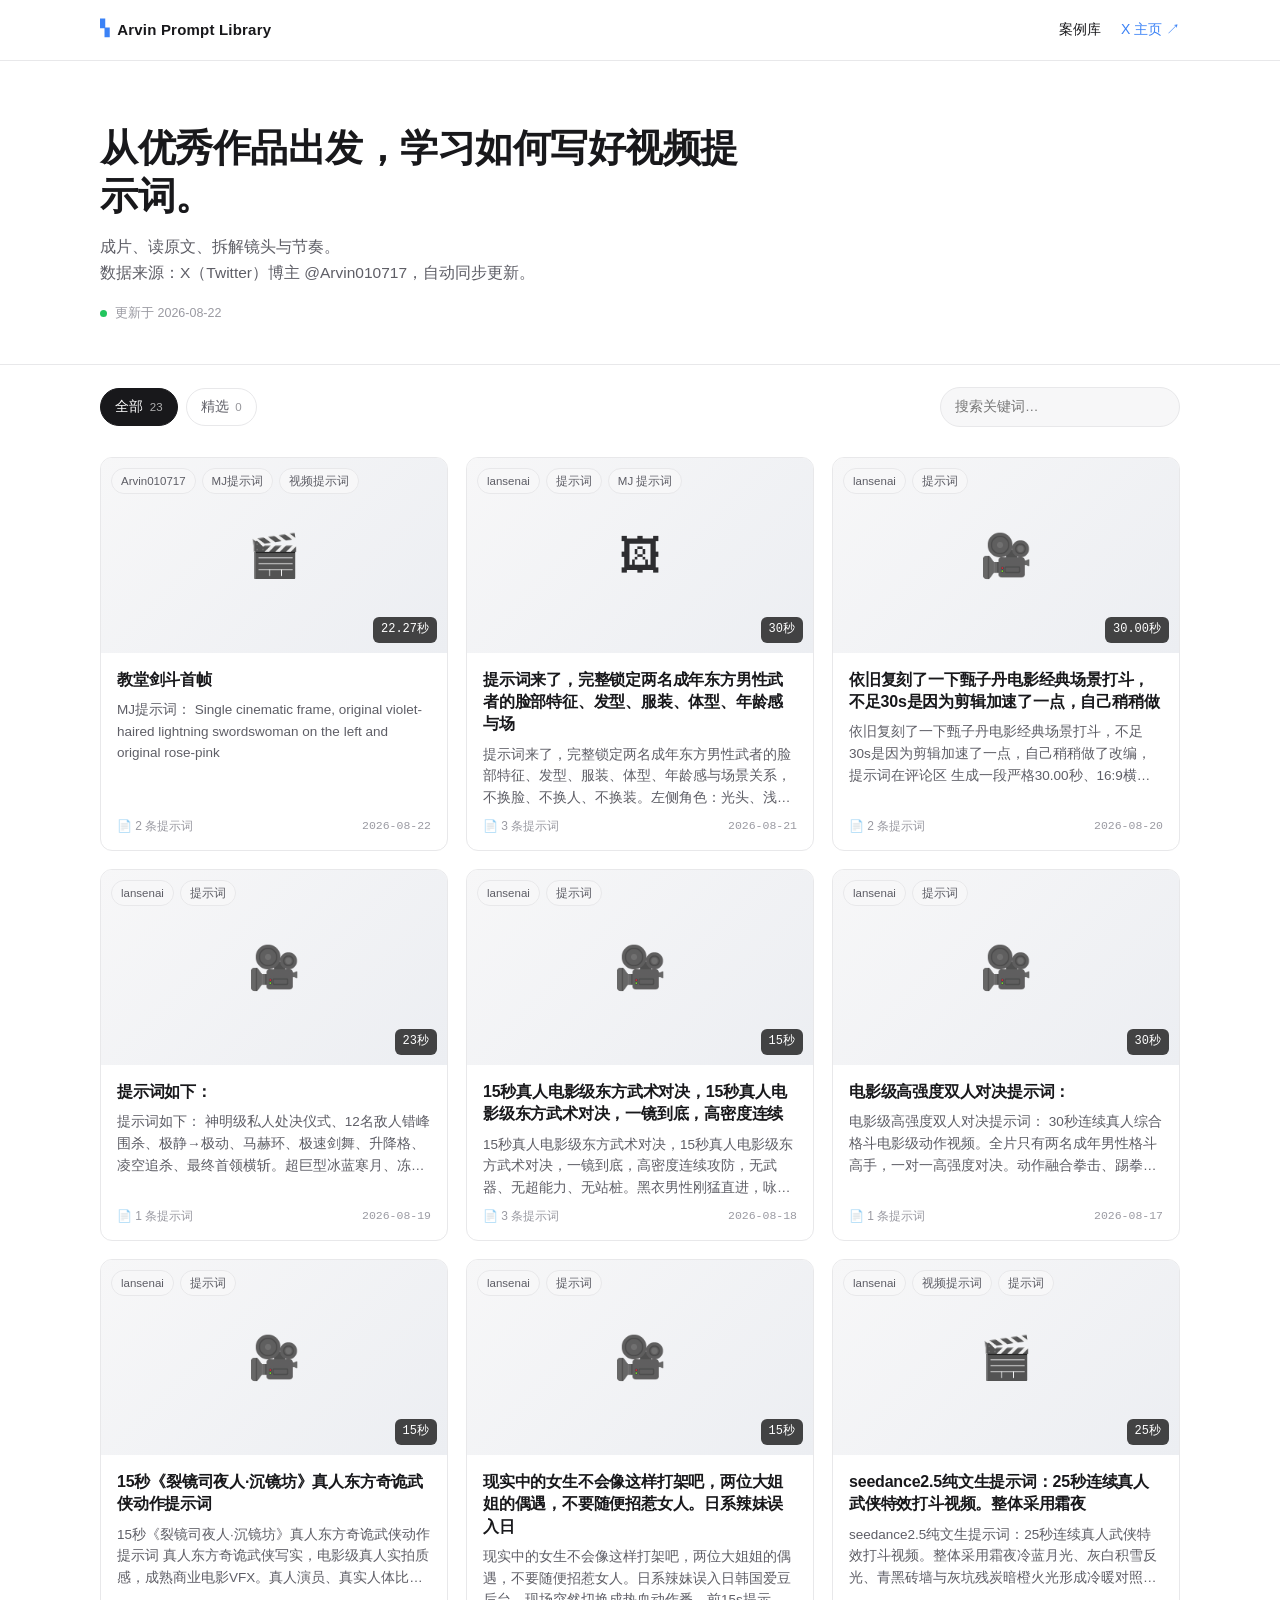
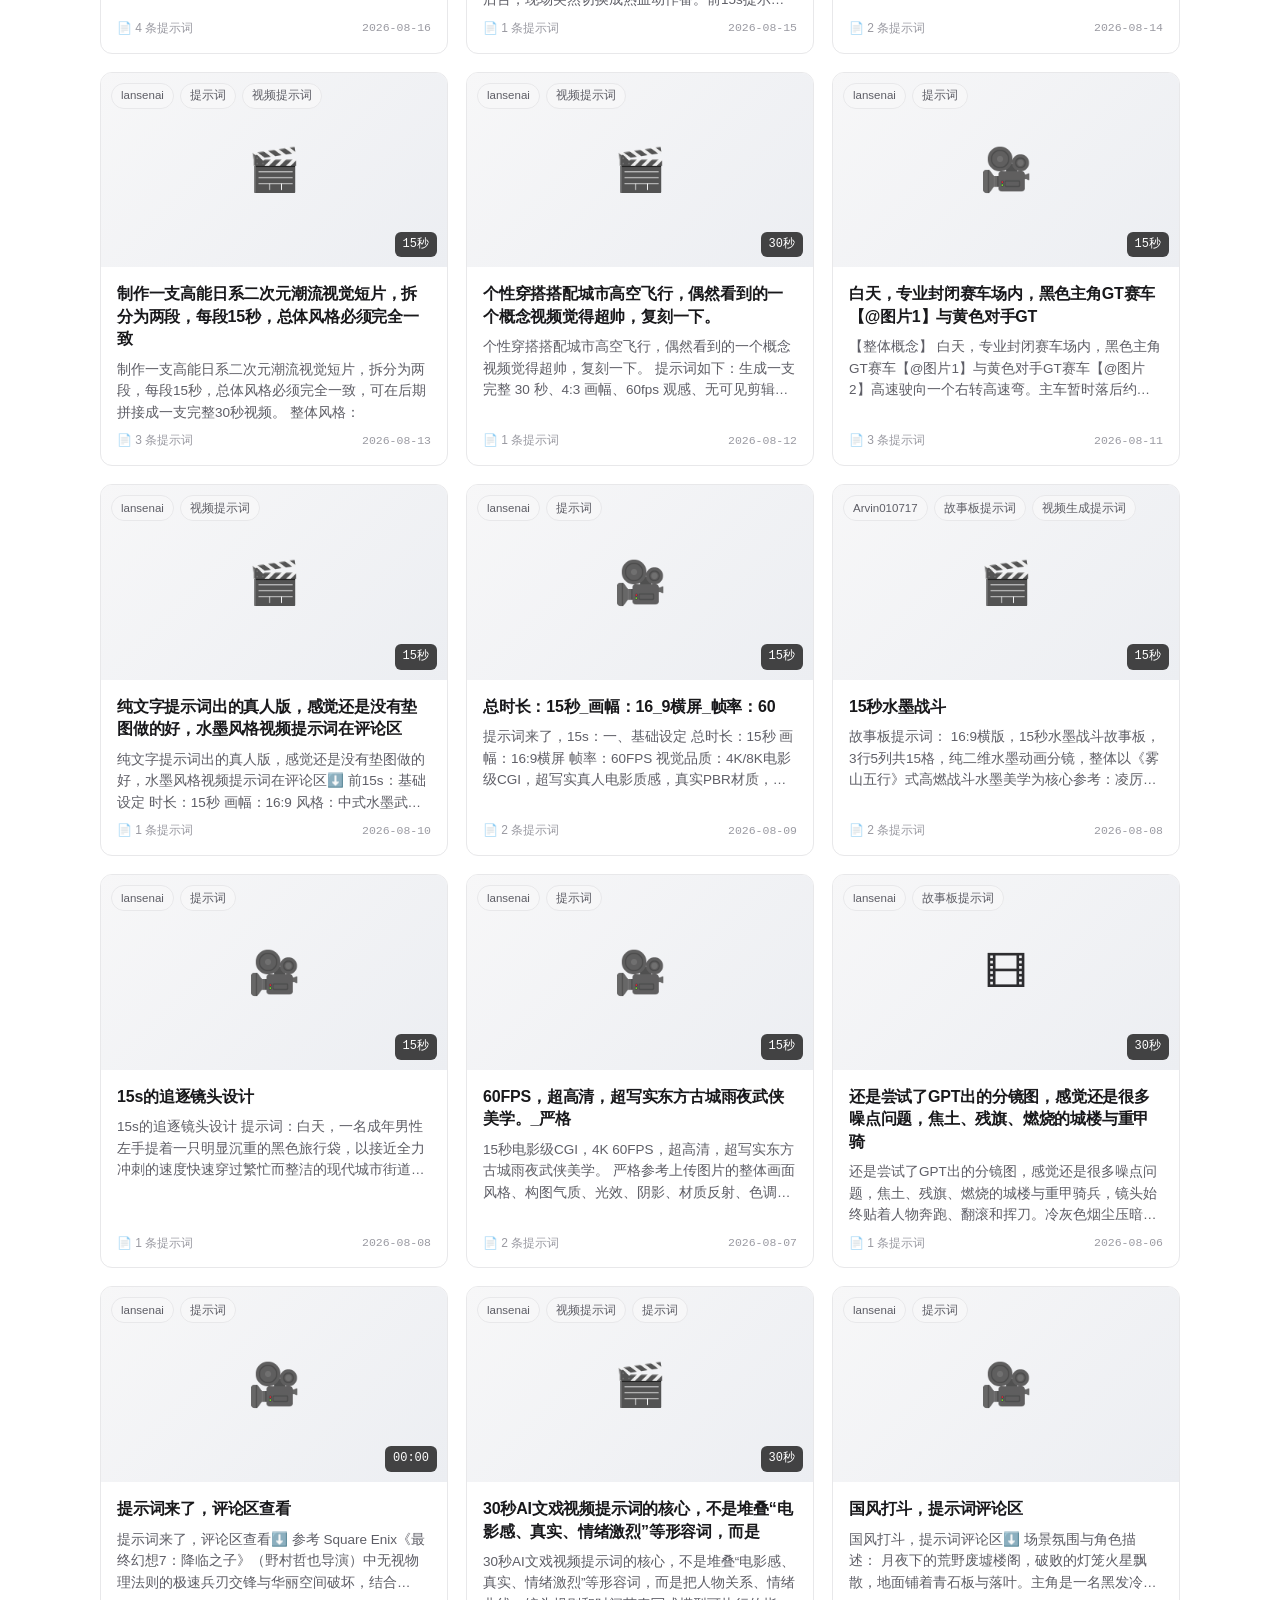
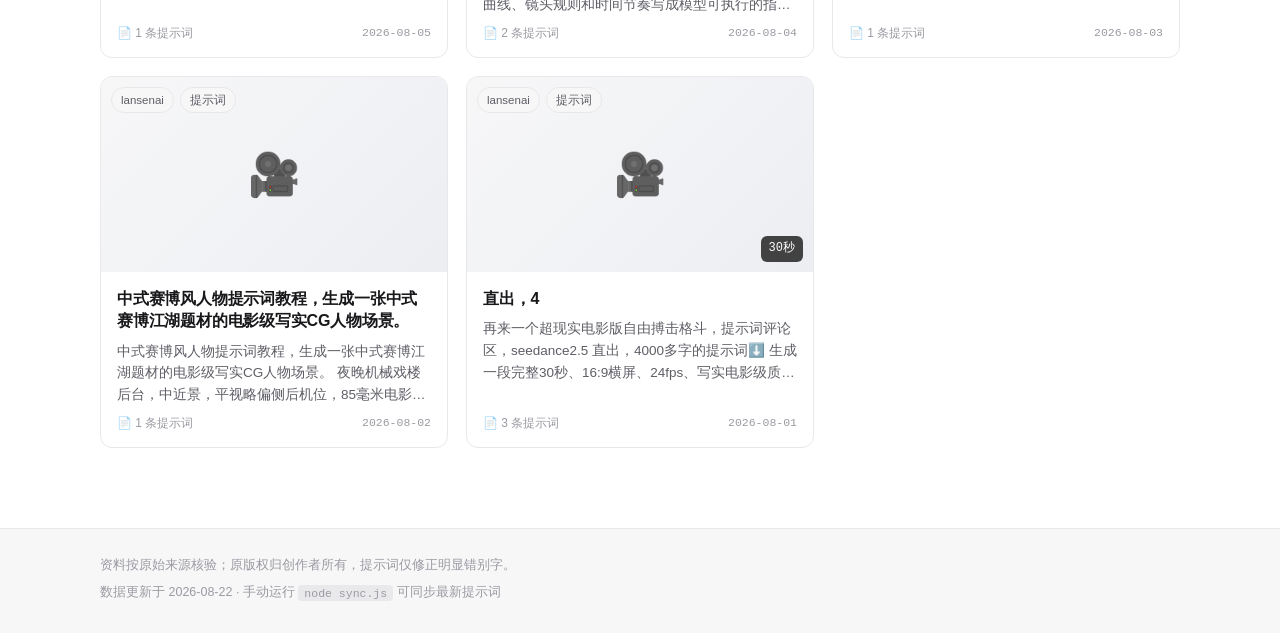
<file: index.html>
<!DOCTYPE html>
<html lang="zh-CN">
<head>
  <meta charset="UTF-8">
  <meta name="viewport" content="width=device-width, initial-scale=1.0">
  <title>Arvin010717 提示词库 · 视频生成提示词</title>
  <meta name="description" content="博主 @Arvin010717 的视频生成提示词案例库，含故事板、视频提示词、MJ 首帧提示词。">
  <link rel="stylesheet" href="style.css">
</head>
<body>
  <header class="site-header">
    <div class="container">
      <a class="brand" href="./index.html">
        <span class="brand-mark">▚</span>
        <span class="brand-name">Arvin Prompt Library</span>
      </a>
      <nav class="nav">
        <a href="./index.html" class="active">案例库</a>
        <a href="https://x.com/Arvin010717" target="_blank" rel="noopener">X 主页 ↗</a>
      </nav>
    </div>
  </header>

  <main>
    <section class="hero">
      <div class="container">
        <h1>从优秀作品出发，学习如何写好视频提示词。</h1>
        <p class="hero-sub">成片、读原文、拆解镜头与节奏。<br>数据来源：X（Twitter）博主 @Arvin010717，自动同步更新。</p>
        <div class="meta-line">
          <span id="update-info">更新中…</span>
        </div>
      </div>
    </section>

    <section class="toolbar container">
      <div class="filters" id="filters">
        <button class="filter-btn active" data-filter="all">全部 <span class="count" id="count-all">0</span></button>
        <button class="filter-btn" data-filter="featured">精选 <span class="count" id="count-featured">0</span></button>
      </div>
      <div class="search-box">
        <input type="search" id="search" placeholder="搜索关键词…" autocomplete="off">
      </div>
    </section>

    <section class="cases container">
      <div class="case-grid" id="case-grid">
        <!-- 卡片由 JS 渲染 -->
      </div>
      <div class="empty-state" id="empty-state" hidden>
        <p>没有找到匹配的案例。</p>
      </div>
    </section>
  </main>

  <footer class="site-footer">
    <div class="container">
      <p>资料按原始来源核验；原版权归创作者所有，提示词仅修正明显错别字。</p>
      <p class="footer-meta">数据更新于 <span id="footer-updated">—</span> · 手动运行 <code>node sync.js</code> 可同步最新提示词</p>
    </div>
  </footer>

  <script src="app.js"></script>
</body>
</html>
</file>
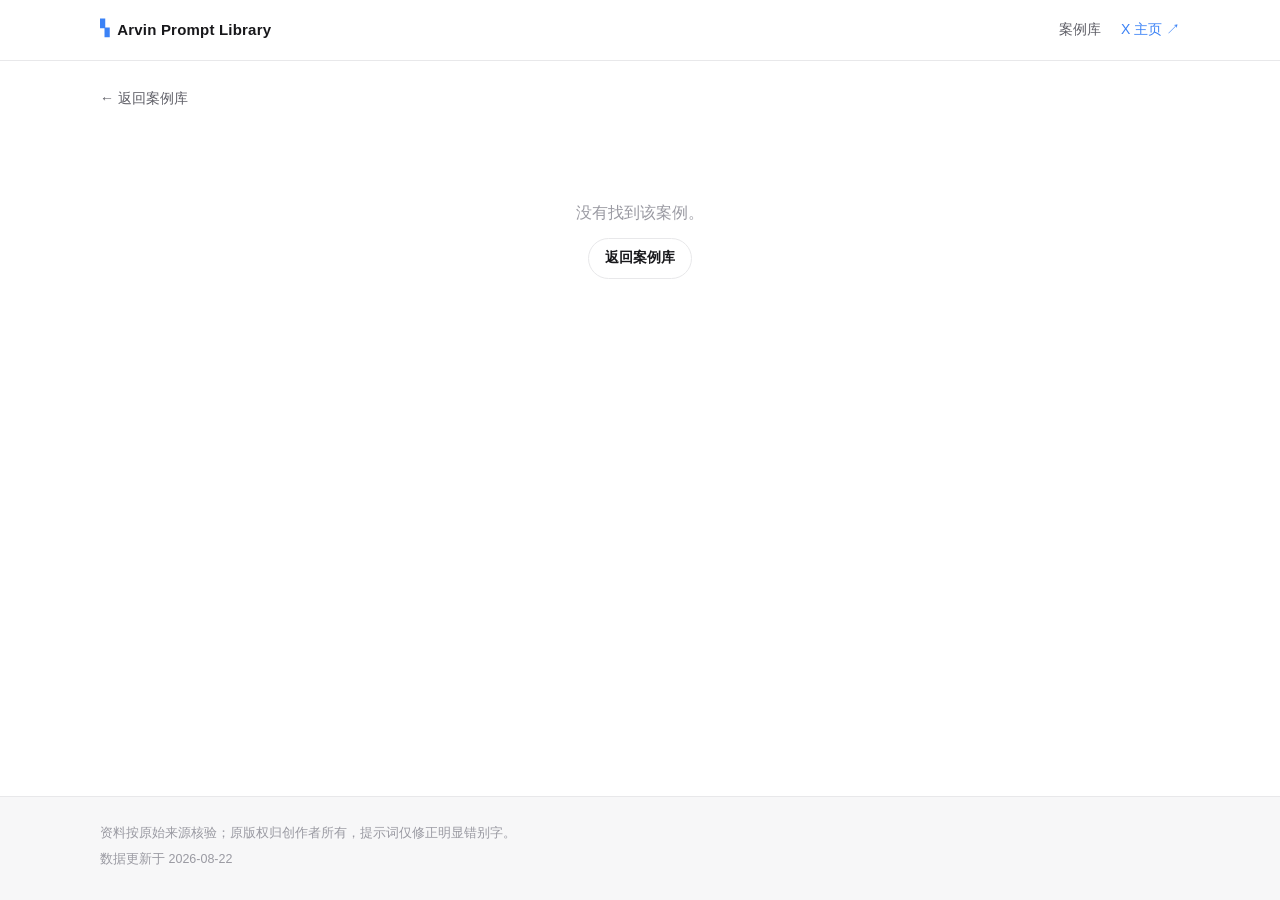
<file: detail.html>
<!DOCTYPE html>
<html lang="zh-CN">
<head>
  <meta charset="UTF-8">
  <meta name="viewport" content="width=device-width, initial-scale=1.0">
  <title>案例 · Arvin010717 提示词库</title>
  <meta name="description" content="视频生成提示词详情。">
  <link rel="stylesheet" href="style.css">
</head>
<body>
  <header class="site-header">
    <div class="container">
      <a class="brand" href="./index.html">
        <span class="brand-mark">▚</span>
        <span class="brand-name">Arvin Prompt Library</span>
      </a>
      <nav class="nav">
        <a href="./index.html">案例库</a>
        <a href="https://x.com/Arvin010717" target="_blank" rel="noopener">X 主页 ↗</a>
      </nav>
    </div>
  </header>

  <main>
    <div class="container">
      <a class="back-link" href="./index.html">← 返回案例库</a>
    </div>

    <div id="detail-root" class="container">
      <!-- 详情由 JS 渲染 -->
    </div>
  </main>

  <footer class="site-footer">
    <div class="container">
      <p>资料按原始来源核验；原版权归创作者所有，提示词仅修正明显错别字。</p>
      <p class="footer-meta">数据更新于 <span id="footer-updated">—</span></p>
    </div>
  </footer>

  <script src="app.js"></script>
</body>
</html>
</file>
<file: style.css>
/* ============ 简洁白底风格 ============ */
:root {
  --bg: #ffffff;
  --bg-soft: #f7f7f8;
  --border: #e8e8ea;
  --text: #18181b;
  --text-2: #5e5e66;
  --text-3: #9a9aa2;
  --accent: #3b82f6;
  --accent-soft: #eff6ff;
  --radius: 12px;
  --shadow: 0 1px 3px rgba(0,0,0,.04), 0 4px 14px rgba(0,0,0,.05);
  --container: 1080px;
  --font: -apple-system, BlinkMacSystemFont, "Segoe UI", "PingFang SC", "Hiragino Sans GB", "Microsoft YaHei", sans-serif;
  --mono: ui-monospace, SFMono-Regular, "SF Mono", Menlo, Consolas, monospace;
}

* { margin: 0; padding: 0; box-sizing: border-box; }
html { -webkit-text-size-adjust: 100%; }
body {
  font-family: var(--font);
  background: var(--bg);
  color: var(--text);
  line-height: 1.65;
  min-height: 100vh;
  display: flex;
  flex-direction: column;
}
.container { width: min(var(--container), calc(100% - 2.5rem)); margin: 0 auto; }
a { color: inherit; text-decoration: none; }

/* ============ 头部 ============ */
.site-header {
  position: sticky;
  top: 0;
  z-index: 50;
  background: rgba(255,255,255,.86);
  backdrop-filter: blur(12px);
  -webkit-backdrop-filter: blur(12px);
  border-bottom: 1px solid var(--border);
}
.site-header .container {
  display: flex;
  align-items: center;
  justify-content: space-between;
  height: 60px;
}
.brand { display: flex; align-items: center; gap: 8px; font-weight: 700; font-size: 15px; letter-spacing: .2px; }
.brand-mark { color: var(--accent); font-size: 18px; }
.brand-name { color: var(--text); }
.nav { display: flex; gap: 20px; font-size: 14px; }
.nav a { color: var(--text-2); transition: color .15s; }
.nav a.active, .nav a:hover { color: var(--text); }
.nav a:last-of-type { color: var(--accent); }

/* ============ Hero ============ */
.hero { padding: 64px 0 40px; border-bottom: 1px solid var(--border); background: var(--bg); }
.hero h1 { font-size: clamp(24px, 4.3vw, 38px); font-weight: 800; line-height: 1.25; letter-spacing: -.5px; max-width: 640px; }
.hero-sub { margin-top: 14px; color: var(--text-2); font-size: 15.5px; max-width: 560px; }
.meta-line { margin-top: 18px; font-size: 12.5px; color: var(--text-3); display: flex; align-items: center; gap: 8px; }
.meta-line::before { content: ""; width: 7px; height: 7px; border-radius: 50%; background: #22c55e; display: inline-block; }

/* ============ 工具条 ============ */
.toolbar { display: flex; align-items: center; justify-content: space-between; gap: 16px; padding: 22px 0 4px; flex-wrap: wrap; }
.filters { display: flex; gap: 8px; }
.filter-btn {
  font: inherit; font-size: 13.5px; font-weight: 500;
  padding: 7px 14px; border-radius: 999px;
  border: 1px solid var(--border); background: var(--bg);
  color: var(--text-2); cursor: pointer; transition: all .15s;
}
.filter-btn:hover { border-color: #d4d4d8; color: var(--text); }
.filter-btn.active { background: var(--text); color: #fff; border-color: var(--text); }
.count { font-size: 11.5px; opacity: .65; margin-left: 3px; }
.search-box input {
  font: inherit; font-size: 13.5px;
  width: 240px; max-width: 100%;
  padding: 8px 14px; border-radius: 999px;
  border: 1px solid var(--border); background: var(--bg-soft);
  outline: none; transition: border .15s, background .15s;
}
.search-box input:focus { border-color: var(--accent); background: #fff; }

/* ============ 卡片网格 ============ */
.cases { padding: 26px 0 80px; }
.case-grid { display: grid; grid-template-columns: repeat(auto-fill, minmax(300px, 1fr)); gap: 18px; }
.case-card {
  display: flex; flex-direction: column;
  border: 1px solid var(--border); border-radius: var(--radius);
  background: var(--bg); overflow: hidden;
  transition: transform .18s ease, box-shadow .18s ease, border-color .18s;
  cursor: pointer;
}
.case-card:hover { transform: translateY(-3px); box-shadow: var(--shadow); border-color: #d8d8dc; }
.case-card-top { position: relative; aspect-ratio: 16/9; background: linear-gradient(135deg, var(--bg-soft), #eceef2); display: flex; align-items: center; justify-content: center; overflow: hidden; }
.case-card-top .card-glyph { font-size: 42px; opacity: .9; }
.case-card-top .badge-row { position: absolute; top: 10px; left: 10px; display: flex; gap: 6px; flex-wrap: wrap; }
.case-card-top .card-duration { position: absolute; bottom: 10px; right: 10px; background: rgba(0,0,0,.72); color: #fff; font-size: 12px; padding: 3px 8px; border-radius: 6px; font-family: var(--mono); }
.card-body { padding: 16px 16px 14px; display: flex; flex-direction: column; gap: 8px; flex: 1; }
.card-title { font-size: 16px; font-weight: 700; line-height: 1.4; letter-spacing: -.2px; }
.card-summary { font-size: 13.5px; color: var(--text-2); line-height: 1.6; display: -webkit-box; -webkit-line-clamp: 3; -webkit-box-orient: vertical; overflow: hidden; }
.card-meta { margin-top: auto; display: flex; align-items: center; gap: 8px; font-size: 12px; color: var(--text-3); }
.tag { display: inline-block; font-size: 11.5px; font-weight: 500; padding: 2.5px 9px; border-radius: 999px; background: var(--bg-soft); color: var(--text-2); border: 1px solid var(--border); }
.tag.highlight { background: var(--accent-soft); color: var(--accent); border-color: transparent; }
.card-date { margin-left: auto; font-family: var(--mono); font-size: 11.5px; }
.case-card .prompt-count { display: inline-flex; align-items: center; gap: 4px; color: var(--text-3); }

/* ============ 空状态 ============ */
.empty-state { text-align: center; padding: 70px 0; color: var(--text-3); }

/* ============ 详情页 ============ */
.back-link { display: inline-flex; align-items: center; gap: 6px; font-size: 14px; color: var(--text-2); margin: 26px 0 10px; }
.back-link:hover { color: var(--text); }
.detail-head { padding: 8px 0 22px; border-bottom: 1px solid var(--border); }
.detail-head h1 { font-size: clamp(22px, 3.6vw, 32px); font-weight: 800; letter-spacing: -.4px; line-height: 1.3; }
.detail-summary { margin-top: 12px; color: var(--text-2); font-size: 15px; max-width: 720px; }
.detail-meta { margin-top: 18px; display: flex; flex-wrap: wrap; gap: 10px 26px; font-size: 13px; color: var(--text-2); }
.detail-meta dt { font-size: 11.5px; color: var(--text-3); text-transform: uppercase; letter-spacing: .5px; }
.detail-meta dd { font-weight: 600; }
.detail-links { margin-top: 16px; }
.btn {
  display: inline-flex; align-items: center; gap: 7px;
  font: inherit; font-size: 13.5px; font-weight: 600;
  padding: 8px 16px; border-radius: 999px;
  border: 1px solid var(--border); background: var(--bg);
  color: var(--text); cursor: pointer; transition: all .15s;
}
.btn:hover { border-color: var(--text); }
.btn.primary { background: var(--text); color: #fff; border-color: var(--text); }
.btn.primary:hover { opacity: .85; }

.prompts-section { padding: 30px 0 90px; }
.prompts-section h2 { font-size: 18px; font-weight: 700; margin-bottom: 4px; display: flex; align-items: center; gap: 8px; }
.prompts-section h2 .num { color: var(--accent); font-family: var(--mono); font-size: 15px; }
.section-sub { color: var(--text-3); font-size: 13px; margin-bottom: 20px; }

.prompt-item { border: 1px solid var(--border); border-radius: var(--radius); margin-bottom: 14px; overflow: hidden; background: var(--bg); }
.prompt-head { display: flex; align-items: center; gap: 14px; padding: 15px 18px; cursor: pointer; user-select: none; transition: background .15s; }
.prompt-head:hover { background: var(--bg-soft); }
.prompt-head .idx {
  width: 34px; height: 34px; flex: none;
  display: flex; align-items: center; justify-content: center;
  border-radius: 9px; background: var(--accent-soft); color: var(--accent);
  font-weight: 700; font-size: 14px; font-family: var(--mono);
}
.prompt-head-info { flex: 1; min-width: 0; }
.prompt-head-info .type { font-weight: 700; font-size: 15px; }
.prompt-head-info .meta { font-size: 12.5px; color: var(--text-3); margin-top: 2px; display: flex; gap: 12px; flex-wrap: wrap; }
.prompt-head .chev { color: var(--text-3); font-size: 13px; transition: transform .2s; }
.prompt-item.open .chev { transform: rotate(180deg); }
.prompt-body { display: none; border-top: 1px solid var(--border); }
.prompt-item.open .prompt-body { display: block; }
.prompt-body-inner { padding: 18px; }
.prompt-fulltext {
  font-family: var(--mono); font-size: 12.8px; line-height: 1.85;
  white-space: pre-wrap; word-break: break-word;
  color: #2a2a30; background: #fafafa;
  border: 1px solid var(--border); border-radius: 8px;
  padding: 16px 18px; max-height: 480px; overflow: auto;
}
.copy-btn { margin-bottom: 12px; }
.copied-flag { color: #16a34a; font-size: 13px; margin-left: 8px; }

/* ============ 页脚 ============ */
.site-footer { margin-top: auto; border-top: 1px solid var(--border); background: var(--bg-soft); }
.site-footer .container { padding: 26px 0 30px; font-size: 12.5px; color: var(--text-3); }
.site-footer .footer-meta { margin-top: 6px; }
.site-footer code { background: #e9e9ec; padding: 1.5px 6px; border-radius: 4px; font-size: 11.5px; }

/* ============ 响应式 ============ */
@media (max-width: 640px) {
  .toolbar { flex-direction: column; align-items: stretch; }
  .search-box input { width: 100%; }
  .case-grid { grid-template-columns: 1fr; }
  .hero { padding: 44px 0 30px; }
  .detail-meta { gap: 10px 18px; }
}
</file>
